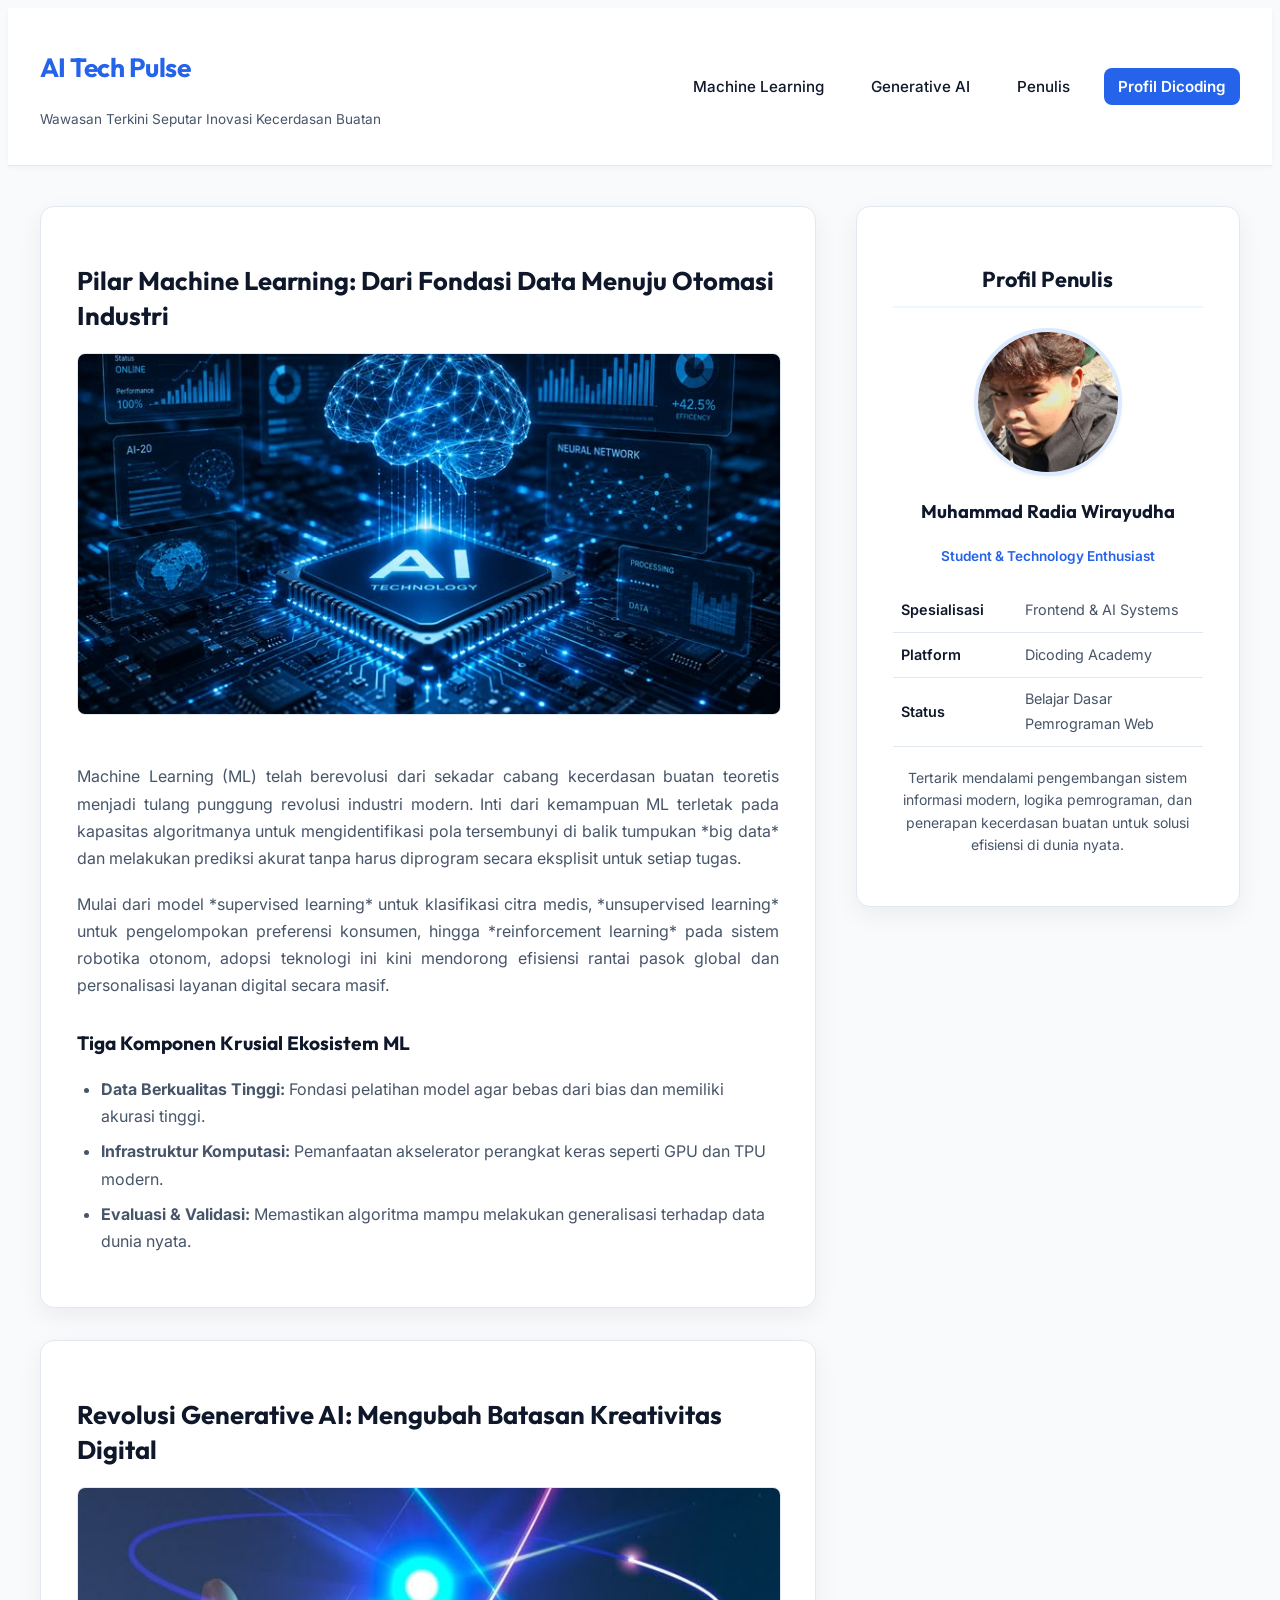
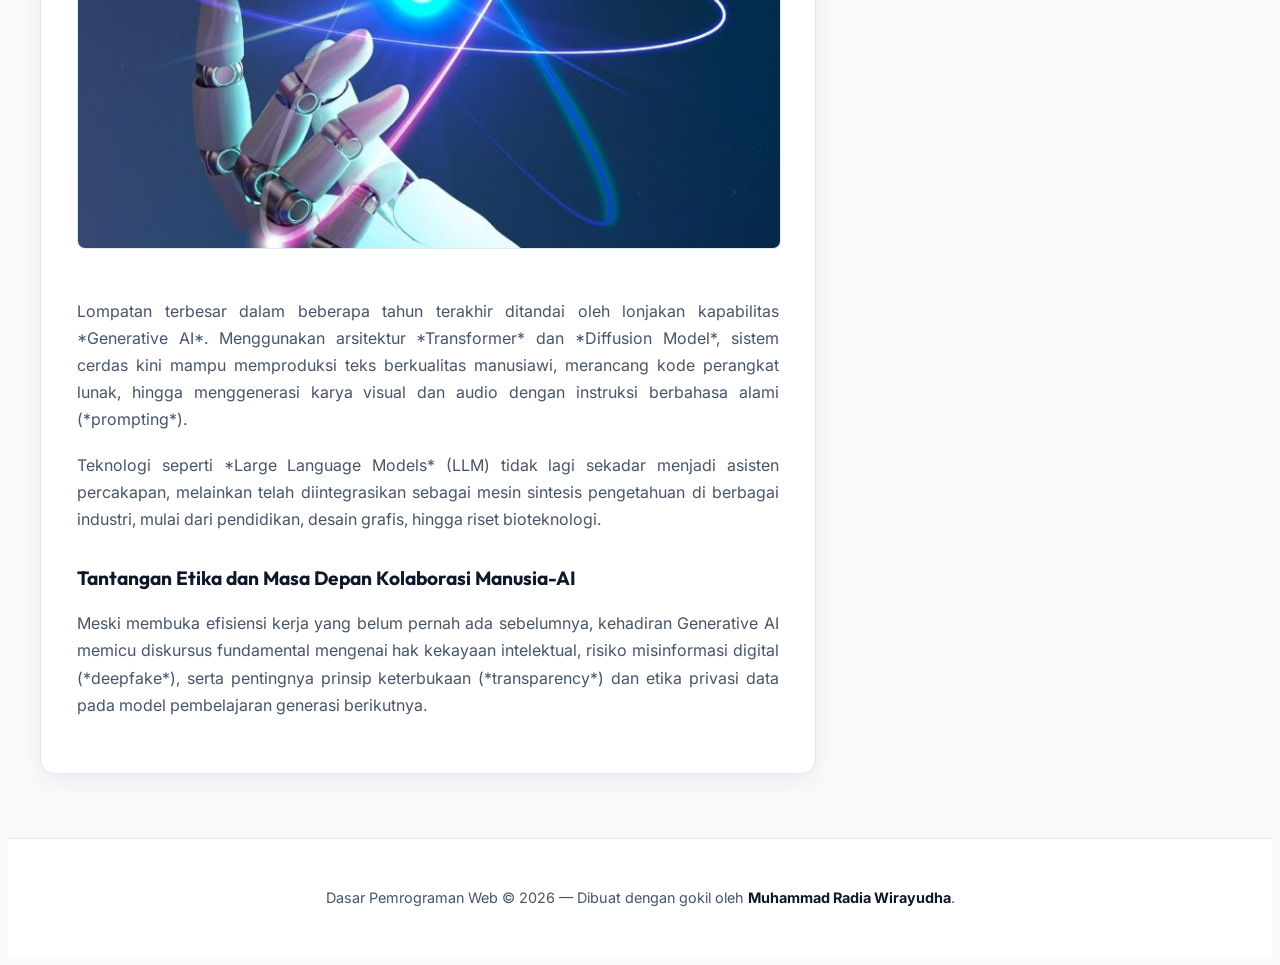
<file: Tugas2/index.html>
<!DOCTYPE html>
<html lang="id">
<head>
  <meta charset="UTF-8">
  <meta name="viewport" content="width=device-width, initial-scale=1.0">
  <title>Masa Depan AI: Inovasi & Dampak Teknologi AI</title>
  
  <!-- Google Fonts -->
  <link rel="preconnect" href="https://fonts.googleapis.com">
  <link rel="preconnect" href="https://fonts.gstatic.com" crossorigin>
  <link href="https://fonts.googleapis.com/css2?family=Inter:wght@400;500;600&family=Outfit:wght@600;700&display=swap" rel="stylesheet">
  
  <!-- CSS -->
  <link rel="stylesheet" href="styles/style.css">
</head>
<body>

  <!-- HEADER -->
  <header>
    <div class="header-container">
      <div class="brand">
        <!-- Tepat SATU h1 pada seluruh dokumen -->
        <h1>AI Tech Pulse</h1>
        <p class="tagline">Wawasan Terkini Seputar Inovasi Kecerdasan Buatan</p>
      </div>
      <nav>
        <ul>
          <li><a href="#machine-learning">Machine Learning</a></li>
          <li><a href="#generative-ai">Generative AI</a></li>
          <li><a href="#biodata">Penulis</a></li>
          <li>
            <a href="https://www.dicoding.com/users/muhammad_radia_ww9he/academies" 
               target="_blank" 
               rel="noopener noreferrer" 
               class="btn-dicoding">
              Profil Dicoding
            </a>
          </li>
        </ul>
      </nav>
    </div>
  </header>

  <!-- KONTEN UTAMA -->
  <main>
    <div id="content">
      
        <article id="machine-learning" class="card">
        <h2>Pilar Machine Learning: Dari Fondasi Data Menuju Otomasi Industri</h2>
        <img src="assets/ai-machine-learning.jpg" alt="Visualisasi analitik data dan neural network pada Machine Learning">
        
        <p>
          Machine Learning (ML) telah berevolusi dari sekadar cabang kecerdasan buatan teoretis menjadi tulang punggung revolusi industri modern. Inti dari kemampuan ML terletak pada kapasitas algoritmanya untuk mengidentifikasi pola tersembunyi di balik tumpukan *big data* dan melakukan prediksi akurat tanpa harus diprogram secara eksplisit untuk setiap tugas.
        </p>

        <p>
          Mulai dari model *supervised learning* untuk klasifikasi citra medis, *unsupervised learning* untuk pengelompokan preferensi konsumen, hingga *reinforcement learning* pada sistem robotika otonom, adopsi teknologi ini kini mendorong efisiensi rantai pasok global dan personalisasi layanan digital secara masif.
        </p>

        <h3>Tiga Komponen Krusial Ekosistem ML</h3>
        <ul>
          <li><strong>Data Berkualitas Tinggi:</strong> Fondasi pelatihan model agar bebas dari bias dan memiliki akurasi tinggi.</li>
          <li><strong>Infrastruktur Komputasi:</strong> Pemanfaatan akselerator perangkat keras seperti GPU dan TPU modern.</li>
          <li><strong>Evaluasi & Validasi:</strong> Memastikan algoritma mampu melakukan generalisasi terhadap data dunia nyata.</li>
        </ul>
      </article>
      
      <article id="generative-ai" class="card">
        <h2>Revolusi Generative AI: Mengubah Batasan Kreativitas Digital</h2>
        <img src="assets/ai-generative.jpg" alt="Representasi kecerdasan buatan generatif yang memproses bahasa alami dan seni digital">

        <p>
          Lompatan terbesar dalam beberapa tahun terakhir ditandai oleh lonjakan kapabilitas *Generative AI*. Menggunakan arsitektur *Transformer* dan *Diffusion Model*, sistem cerdas kini mampu memproduksi teks berkualitas manusiawi, merancang kode perangkat lunak, hingga menggenerasi karya visual dan audio dengan instruksi berbahasa alami (*prompting*).
        </p>

        <p>
          Teknologi seperti *Large Language Models* (LLM) tidak lagi sekadar menjadi asisten percakapan, melainkan telah diintegrasikan sebagai mesin sintesis pengetahuan di berbagai industri, mulai dari pendidikan, desain grafis, hingga riset bioteknologi.
        </p>

        <h3>Tantangan Etika dan Masa Depan Kolaborasi Manusia-AI</h3>
        <p>
          Meski membuka efisiensi kerja yang belum pernah ada sebelumnya, kehadiran Generative AI memicu diskursus fundamental mengenai hak kekayaan intelektual, risiko misinformasi digital (*deepfake*), serta pentingnya prinsip keterbukaan (*transparency*) dan etika privasi data pada model pembelajaran generasi berikutnya.
        </p>
      </article>

    </div>


    <aside class="card" id="biodata">
      <h2>Profil Penulis</h2>
      <div class="profile-image-wrapper">
        <img src="assets/profile.jpg" alt="Foto profil penulis Muhammad Radia Wirayudha" class="profile-img">
      </div>
      
      <div class="bio-info">
        <h3>Muhammad Radia Wirayudha</h3>
        <p class="role">Student & Technology Enthusiast</p>
        
        <table class="bio-table">
          <tr>
            <th>Spesialisasi</th>
            <td>Frontend & AI Systems</td>
          </tr>
          <tr>
            <th>Platform</th>
            <td>Dicoding Academy</td>
          </tr>
          <tr>
            <th>Status</th>
            <td>Belajar Dasar Pemrograman Web</td>
          </tr>
        </table>

        <p class="bio-description">
          Tertarik mendalami pengembangan sistem informasi modern, logika pemrograman, dan penerapan kecerdasan buatan untuk solusi efisiensi di dunia nyata.
        </p>
      </div>
    </aside>
  </main>

  <!-- FOOTER -->
  <footer>
    <p>Dasar Pemrograman Web &#169; 2026 — Dibuat dengan gokil oleh <strong>Muhammad Radia Wirayudha</strong>.</p>
  </footer>

</body>
</html>
</file>
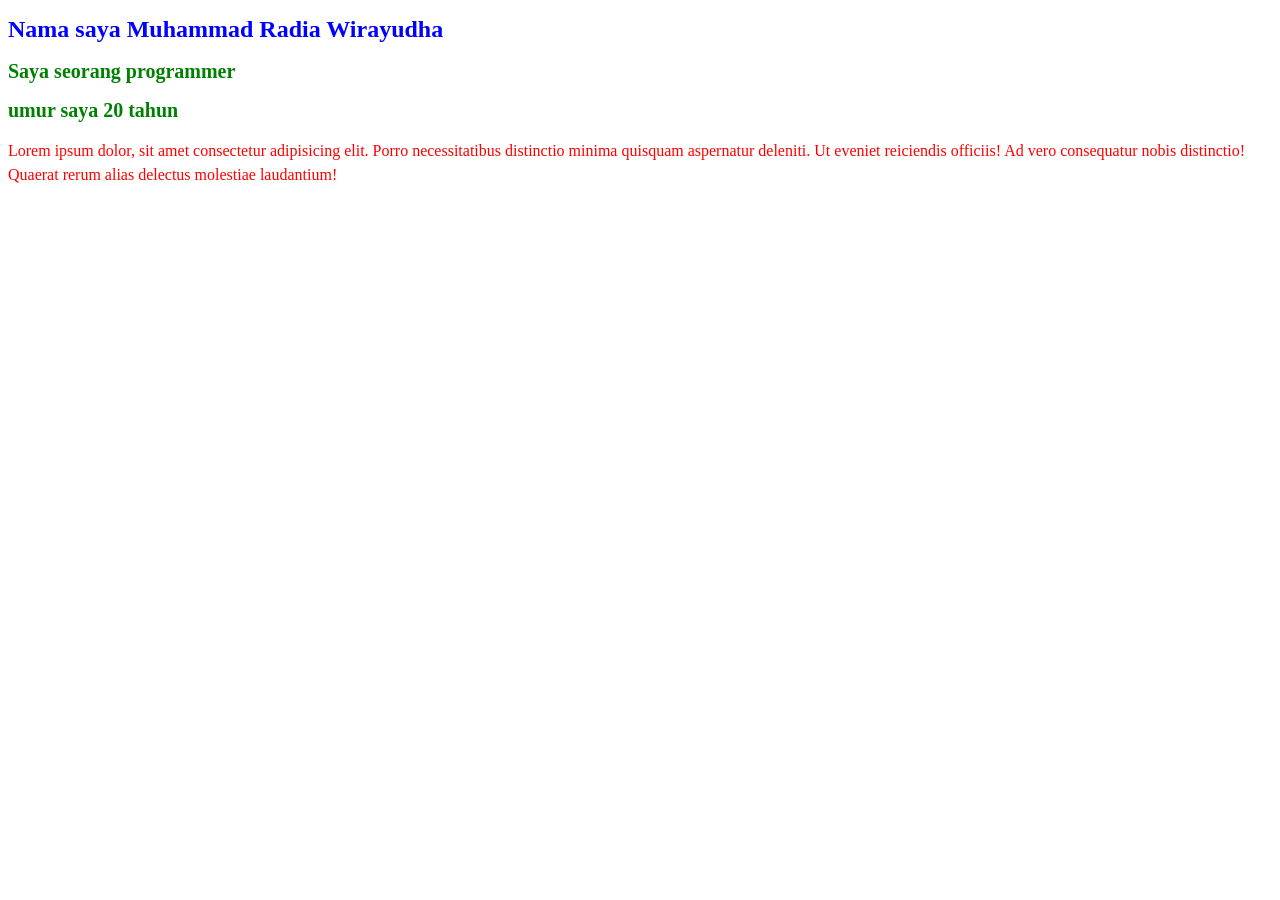
<file: Tugas4/index.html>
<!DOCTYPE html>
<html lang="en">
<head>
    <meta charset="UTF-8">
    <meta name="viewport" content="width=device-width, initial-scale=1.0">
    <title>Document</title>
    <!-- arahkan ke eksternal css -->
    <link rel="stylesheet" href="Styles/Style.css">
</head>
<body>
    <h1>Nama saya Muhammad Radia Wirayudha</h1>
    <h2>Saya seorang programmer</h2>
    <h2>umur saya 20 tahun</h2>

    <p>Lorem ipsum dolor, sit amet consectetur adipisicing elit. Porro necessitatibus distinctio minima quisquam aspernatur deleniti. Ut eveniet reiciendis officiis! Ad vero consequatur nobis distinctio! Quaerat rerum alias delectus molestiae laudantium!</p>

</body>
</html>
</file>
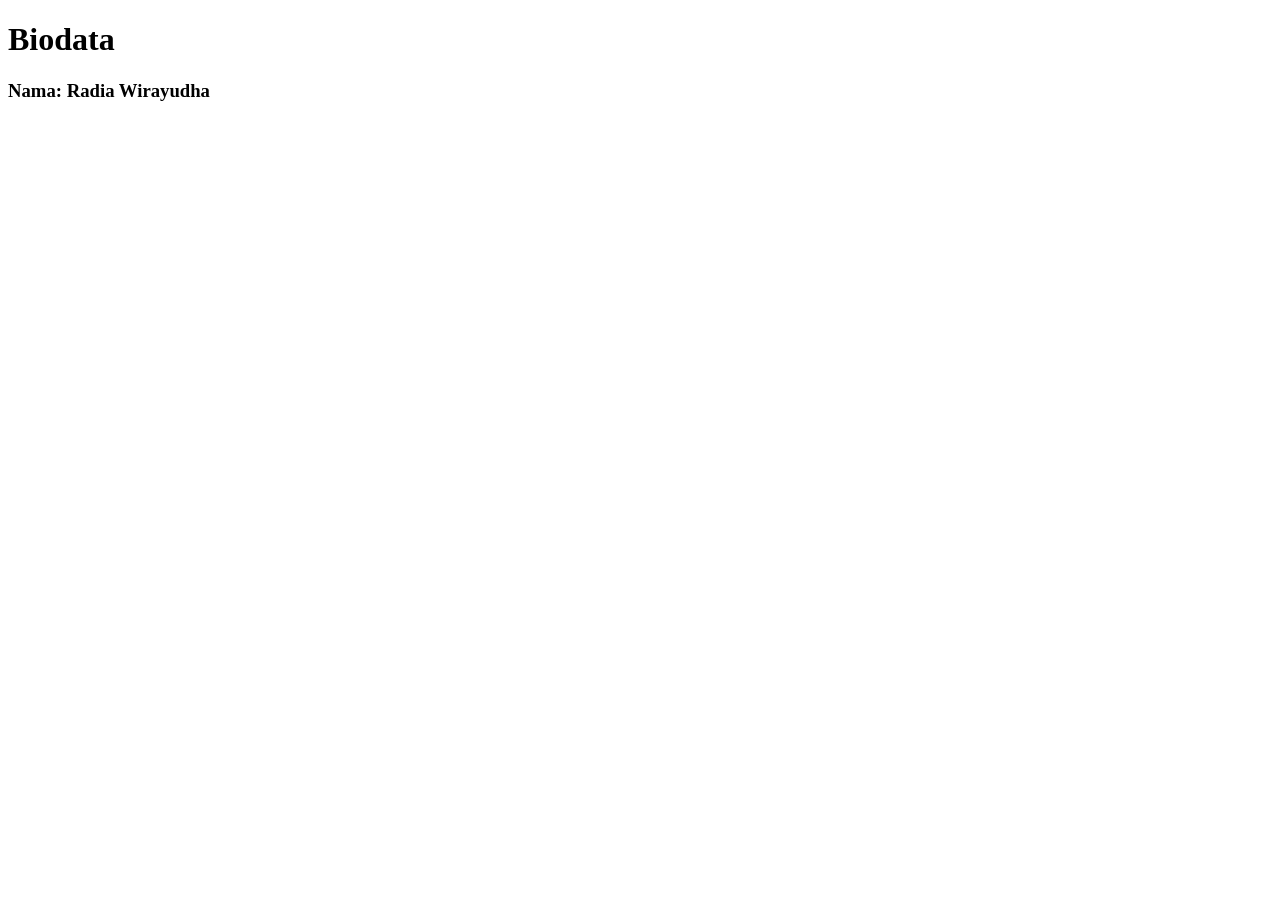
<file: Tugas1/Biodata.html>
<!DOCTYPE html>
<html lang="en">
<head>
    <meta charset="UTF-8">
    <meta name="viewport" content="width=device-width, initial-scale=1.0">
    <title>Biodata Radia</title>
</head>
<body>
    <h1>Biodata</h1>

    <h3>Nama: <b>Radia Wirayudha</b>
    </h3>

</body>
</html>
</file>
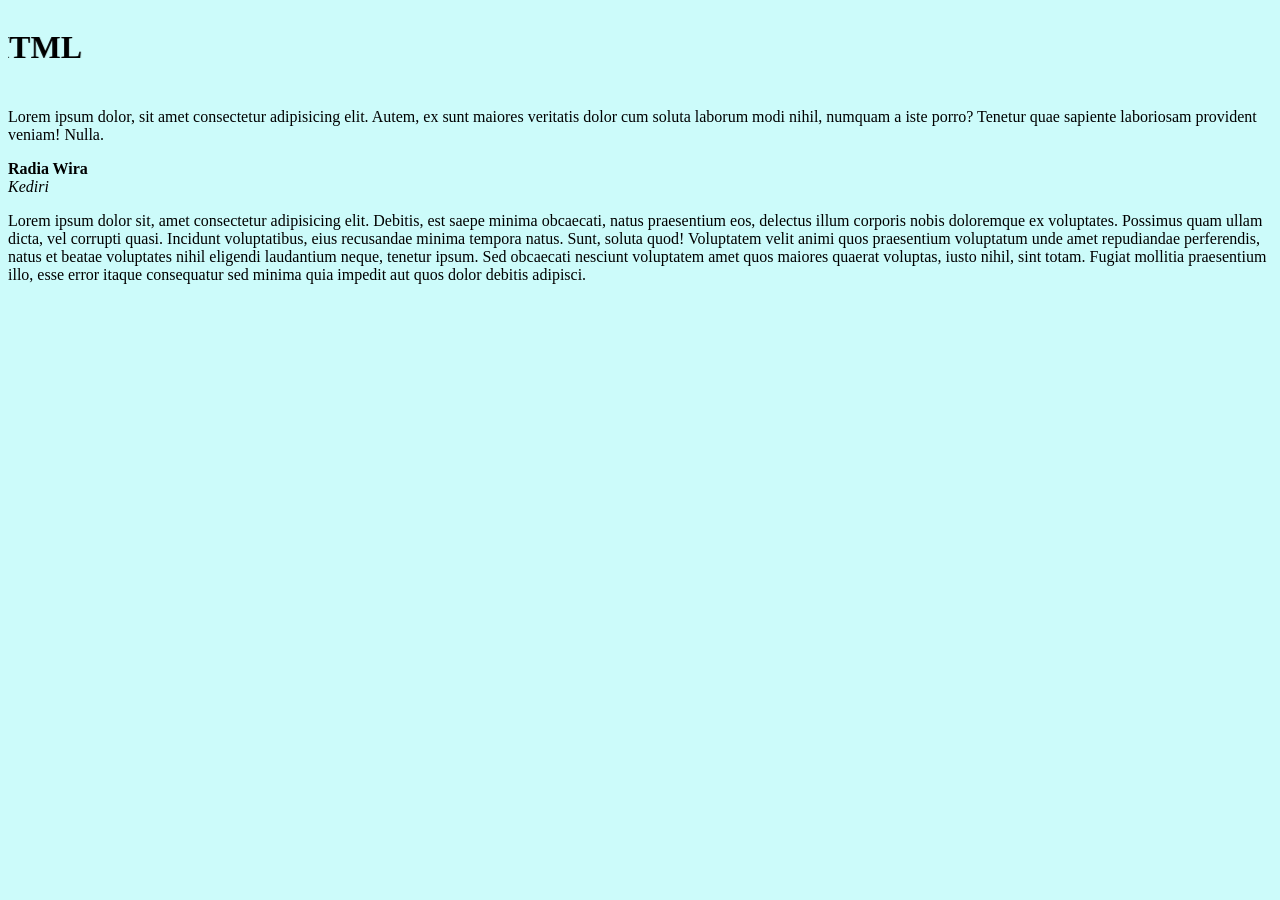
<file: Tugas1/tugas1.html>
<!DOCTYPE html>
<html lang="en">
<head>
    <meta charset="UTF-8">
    <meta name="viewport" content="width=device-width, initial-scale=1.0">
    <title>Tugas 1 HTML</title>
</head>

<body bgcolor="#CCFBFA">
    <marquee behavior="" direction="right">
    <h1>Ini adalah pemrograman HTML</h1>
    </marquee>
<p>Lorem ipsum dolor, sit amet consectetur adipisicing elit. Autem, ex sunt maiores veritatis dolor cum soluta laborum modi nihil, numquam a iste porro? Tenetur quae sapiente laboriosam provident veniam! Nulla.
    
</p>
    <b>Radia Wira</b> <br>
    <i>Kediri</i> <br>

    <font colour="red" size="28" Asal Kediri></font>

    <p>Lorem ipsum dolor sit, amet consectetur adipisicing elit. Debitis, est saepe minima obcaecati, natus praesentium eos, delectus illum corporis nobis doloremque ex voluptates. Possimus quam ullam dicta, vel corrupti quasi.
    Incidunt voluptatibus, eius recusandae minima tempora natus. Sunt, soluta quod! Voluptatem velit animi quos praesentium voluptatum unde amet repudiandae perferendis, natus et beatae voluptates nihil eligendi laudantium neque, tenetur ipsum.
    Sed obcaecati nesciunt voluptatem amet quos maiores quaerat voluptas, iusto nihil, sint totam. Fugiat mollitia praesentium illo, esse error itaque consequatur sed minima quia impedit aut quos dolor debitis adipisci.
    </p>
</body>
</html>
</file>
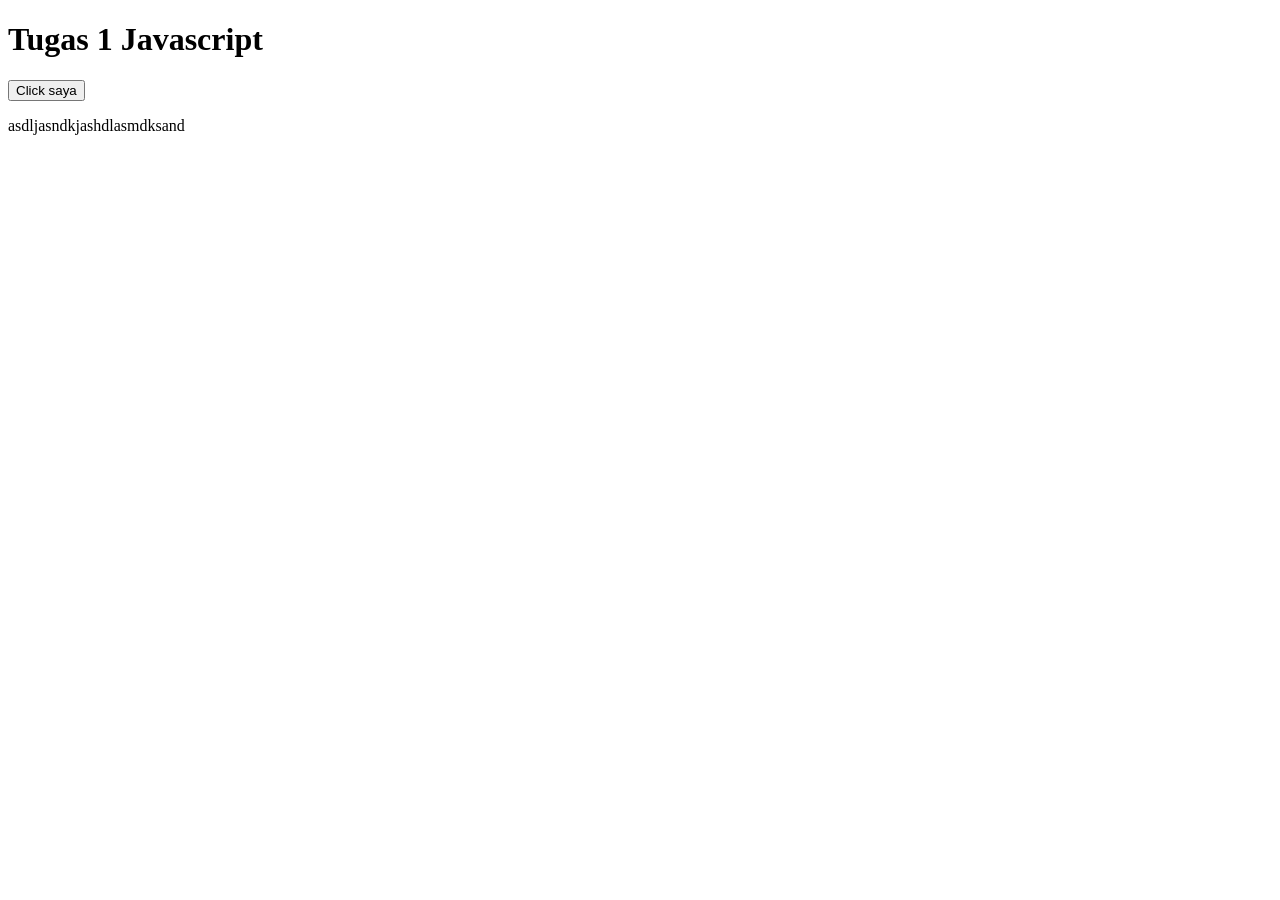
<file: Web-js/Tugas1-js.html>
<!DOCTYPE html>
<html lang="en">
<head>
    <meta charset="UTF-8">
    <meta name="viewport" content="width=device-width, initial-scale=1.0">
    <title>Tugas 1 Javascript</title>
</head>
<body>
    <h1>Tugas 1 Javascript</h1>

<!-- INLINE JAVASCRIPT -->
    <button onclick="alert('Saya telah Ditekan');">
        Click saya</button>

    <p onclick="alert('Saya telah Ditekan');">
        asdljasndkjashdlasmdksand</button>

<!-- INTERNAL JAVASCRIPT -->
    <script type="text/javascript" src="js/my.js">
    </script>
</body>
</html>
</file>
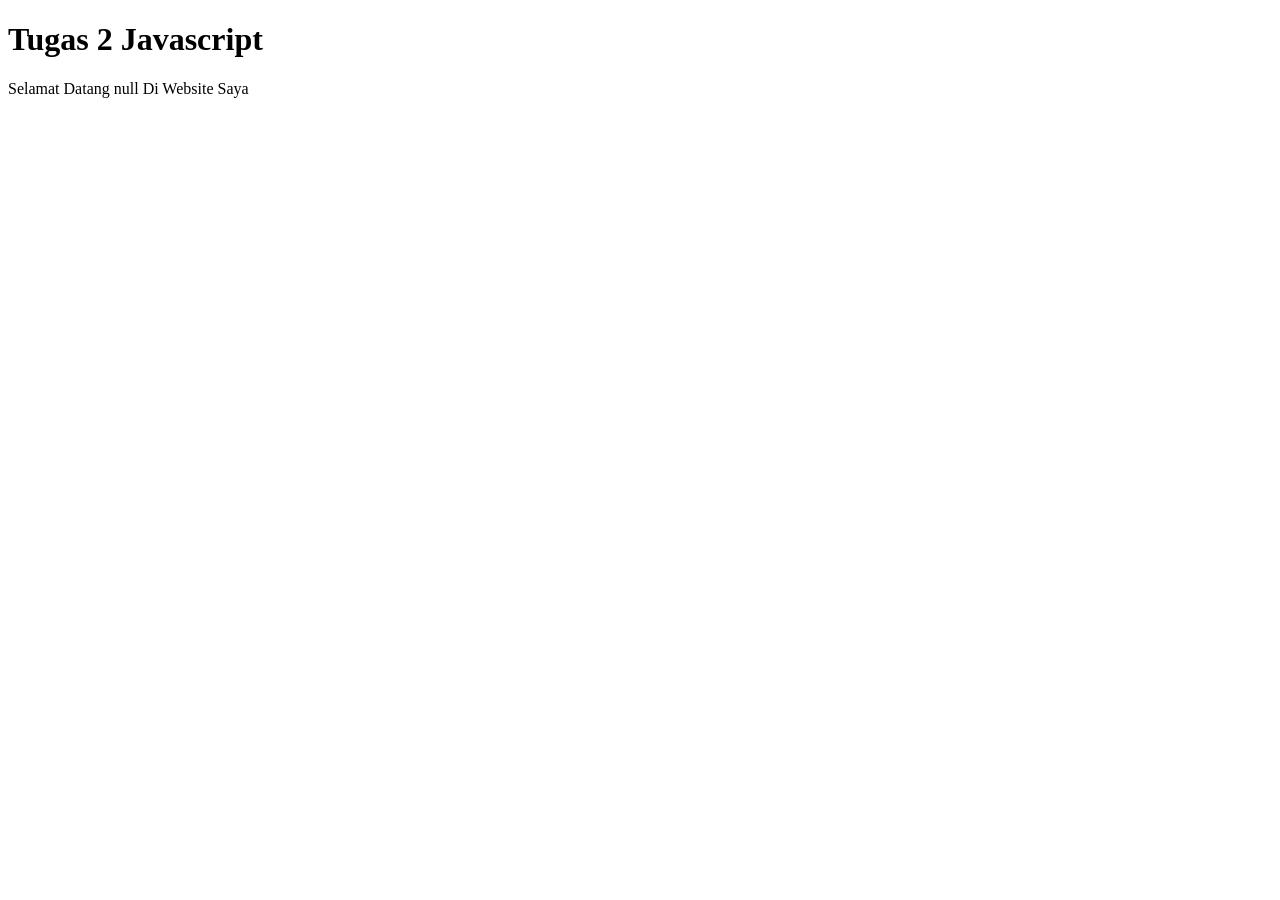
<file: Web-js/Tugas2-js.html>
<!DOCTYPE html>
<html lang="en">
<head>
    <meta charset="UTF-8">
    <meta name="viewport" content="width=device-width, initial-scale=1.0">
    <title>Tugas 2 Javascript</title>
</head>
<body>
    <h1>Tugas 2 Javascript</h1>

    <Script type="text/javascript">
        let nama = prompt ("masukkan nama anda!");
        //menampilakan nama le html
        document.write("Selamat Datang " + nama + " Di Website Saya ");
    </Script>
</body>
</html>
</file>
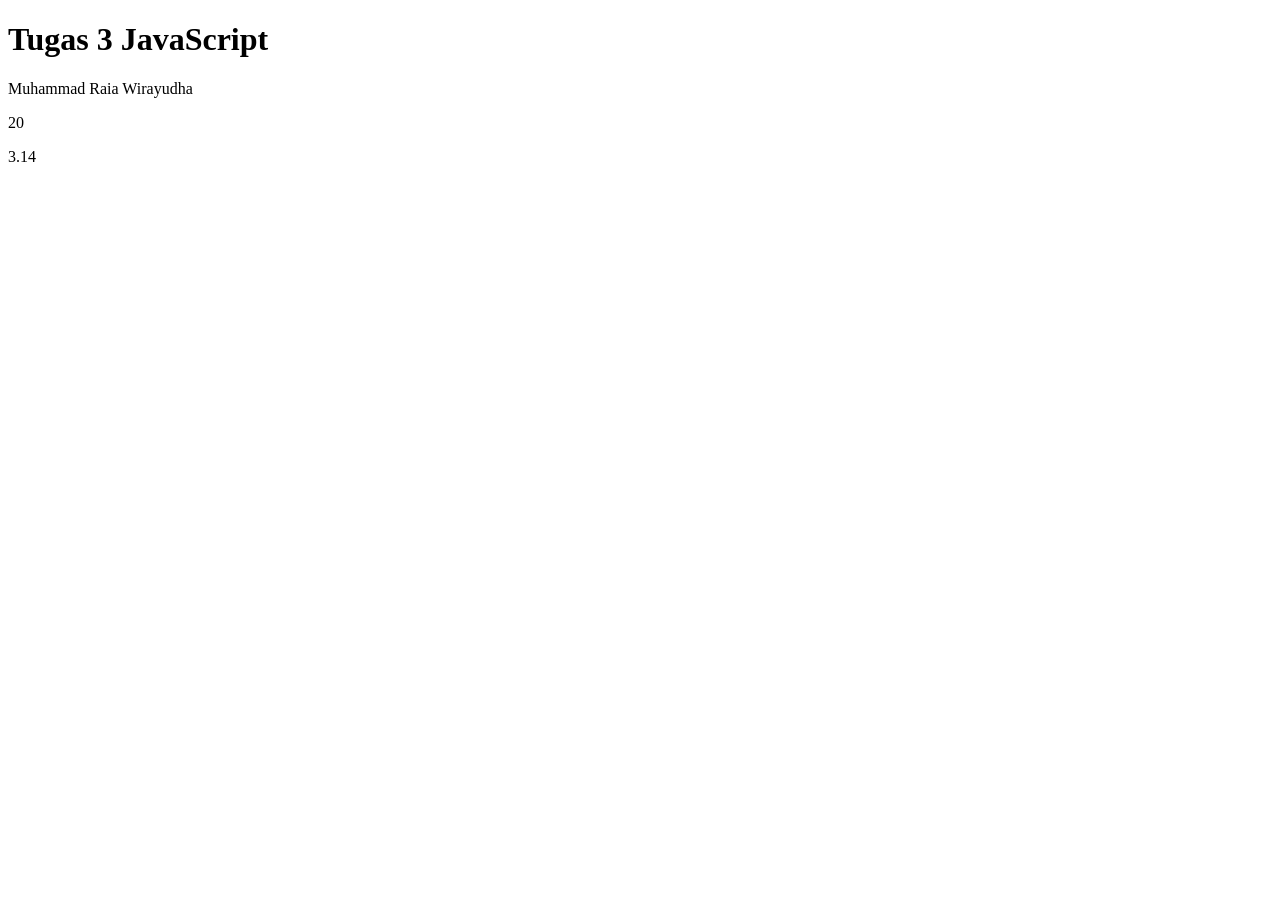
<file: Web-js/Tugas3-js.html>
<!DOCTYPE html>
<html lang="en">
<head>
  <meta charset="UTF-8">
  <meta name="viewport" content="width=device-width, initial-scale=1.0">
  <title>Tugas 3 JavaScript</title>
</head>
<body>
  <h1>Tugas 3 JavaScript</h1>

  <script type="text/javascript">
    
    let nama = "Muhammad Raia Wirayudha";
    let umur = 20;
    const phi = 3.14;

    document.write("<p>" + nama + "</p>");
    document.write("<p>" + umur + "</p>");
    document.write("<p>" + phi + "</p>");

  </script>
</body>
</html>
</file>
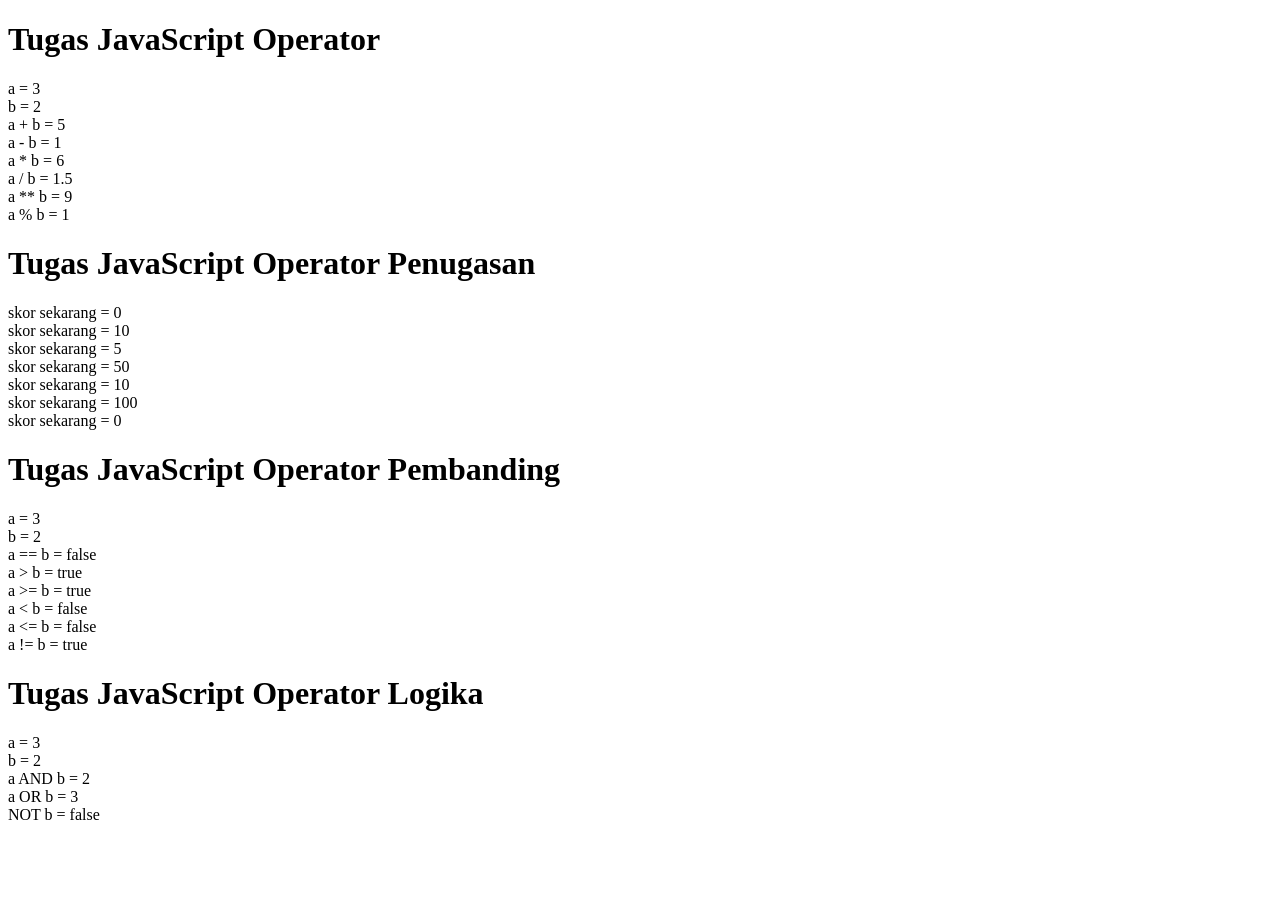
<file: Web-js/Tugas4-js.html>
<!DOCTYPE html>
<html>
<head>
    <title>Operator Aritmatik</title>
</head>
<body>
  
  <h1>Tugas JavaScript Operator</h1>
    <script type="text/javascript">
        let a = 3;
        document.write('a = '+a+'<br>');
        let b = 2;
        document.write('b = '+b+'<br>');
        let c = 0;
 
        //penjumlahan
        c = a + b;
        document.write('a + b = '+c+'<br>');
 
        //pengurangan
        c = a - b;
        document.write('a - b = '+c+'<br>');
 
        //perkalian
        c = a * b;
        document.write('a * b = '+c+'<br>');
 
        //pembagian
        c = a / b;
        document.write('a / b = '+c+'<br>');
 
        //pemangkatan
        c = a ** b;
        document.write('a ** b = '+c+'<br>');
 
        //sisa bagi
        c = a % b;
        document.write('a % b = '+c+'<br>');
 
    </script>

  <h1>Tugas JavaScript Operator Penugasan</h1>
  
    <script type="text/javascript">
        let skor = 0;
        document.write('skor sekarang = '+skor+'<br>');
 
        //penambahan
        skor +=10;
        document.write('skor sekarang = '+skor+'<br>');
 
        //pengurangan
        skor -=5;
        document.write('skor sekarang = '+skor+'<br>');
 
        //perkalian
        skor *=10;
        document.write('skor sekarang = '+skor+'<br>');
 
        //pembagian
        skor /=5;
        document.write('skor sekarang = '+skor+'<br>');
 
        //pemangkatan
        skor **=2;
        document.write('skor sekarang = '+skor+'<br>');
 
        //sisa bagi
        skor %=2;
        document.write('skor sekarang = '+skor+'<br>');
 
    </script>
  

  <h1>Tugas JavaScript Operator Pembanding</h1>
  
    <script type="text/javascript">
      
        document.write('a = '+a+'<br>');
        document.write('b = '+b+'<br>');
 
        //sama dengan
        c = a == b;
        document.write('a == b = '+c+'<br>');
 
        //lebih besar
        c = a > b;
        document.write('a > b = '+c+'<br>');
 
        //lebih besar sama dengan
        c = a >= b;
        document.write('a >= b = '+c+'<br>');
 
        //kurang dari
        c = a < b;
        document.write('a < b = '+c+'<br>');
 
        //kurang dari sama dengan
        c = a <= b;
        document.write('a <= b = '+c+'<br>');
 
        //tidak sama dengan
        c = a != b;
        document.write('a != b = '+c+'<br>');
 
    </script>

   <h1>Tugas JavaScript Operator Logika</h1>
  
    <script type="text/javascript">
      
        document.write('a = '+a+'<br>');
        document.write('b = '+b+'<br>');
 
        //AND
        c = a && b;
        document.write('a AND b = '+c+'<br>');
 
        //OR
        c = a || b;
        document.write('a OR b = '+c+'<br>');
 
        //NOT
        c = !b;
        document.write('NOT b = '+c+'<br>');
 
    </script>
 
</body>
</html>
</file>
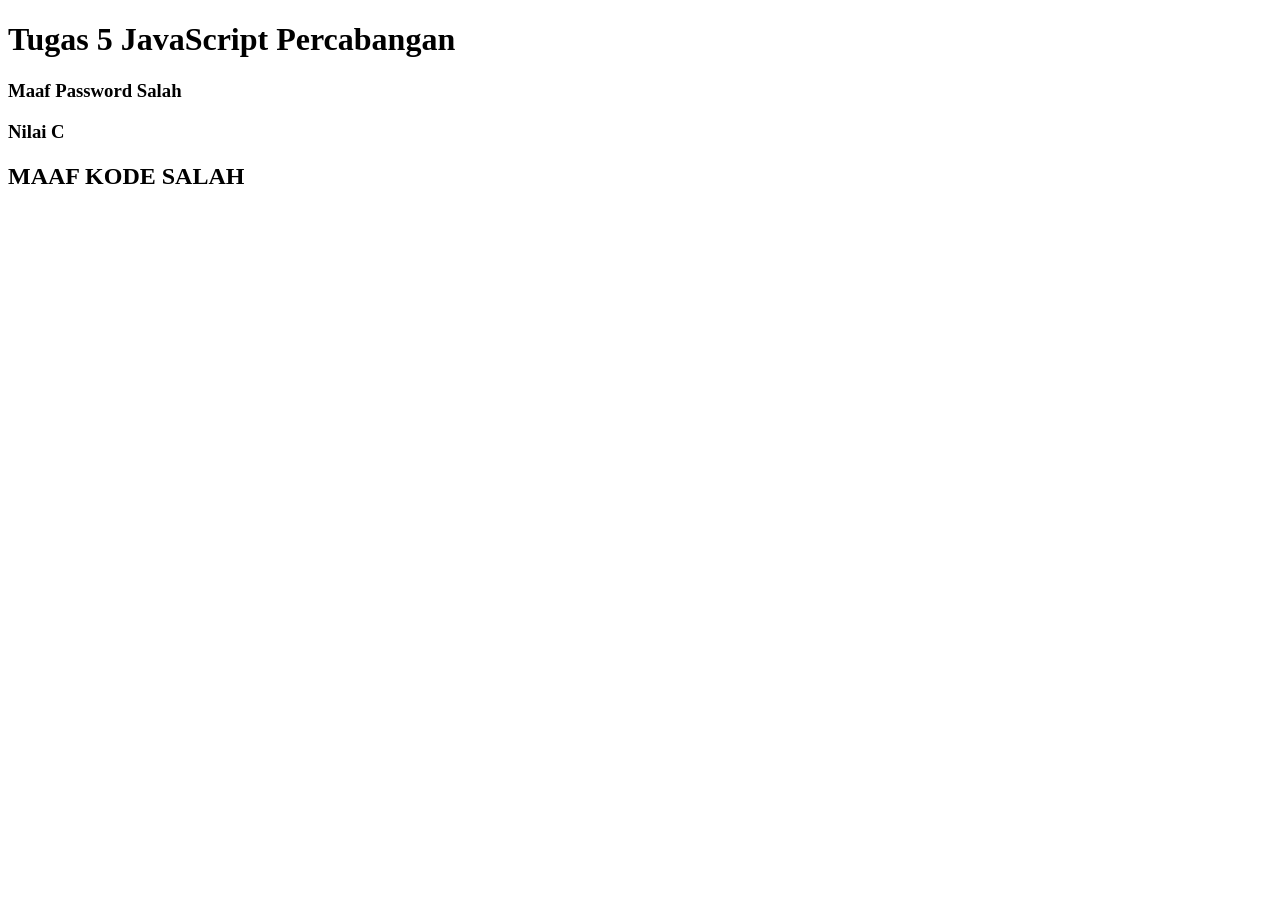
<file: Web-js/Tugas5-js.html>
<!DOCTYPE html>
<html>
<head>
    <title>Percabangan IF</title>
</head>
<body>
  <h1>Tugas 5 JavaScript Percabangan</h1>

  <!-- percabangan if -->
    <script type="text/javascript">
      // jika password bukan admin123 sistem akan lanjut ke kondisi else
        let password = prompt('Masukan Password Anda');
 
        if (password == 'admin123') {
            document.write('<h3>Selamat Datang Admin</h3>');
        } else {
            document.write('<h3>Maaf Password Salah</h3>');
        }
    </script>

  <!-- percabangan if-else-if -->
   <script type="text/javascript">
        let nilai = prompt('Masukan Nilai Anda');
 
        if (nilai > 85) {
            document.write('<h3>Nilai A</h3>');
        } else if(nilai >= 75) {
            document.write('<h3>Nilai B</h3>');
        } else {
            document.write('<h3>Nilai C</h3>');
        }
    </script>

  
  <!-- percabangan switch -->
   <script type="text/javascript">
        let hari = prompt('Masukan Kode Hari [1 s/d 7]');
 
        switch(hari) {
            case "1" : 
            document.write('<h2>SENIN</h2>');
            break;
            case "2" : 
            document.write('<h2>SELASA</h2>');
            break;
            case "3" : 
            document.write('<h2>RABU</h2>');
            break;
            case "4" : 
            document.write('<h2>KAMIS</h2>');
            break;
            case "5" : 
            document.write('<h2>JUMAT</h2>');
            break;
            case "6": 
            document.write('<h2>SABTU</h2>');
            break;
            case "7" : 
            document.write('<h2>MINGGU</h2>');
            break;
            default :
            document.write('<h2>MAAF KODE SALAH</h2>');
        }
    </script>
 
</body>
</html>
</file>
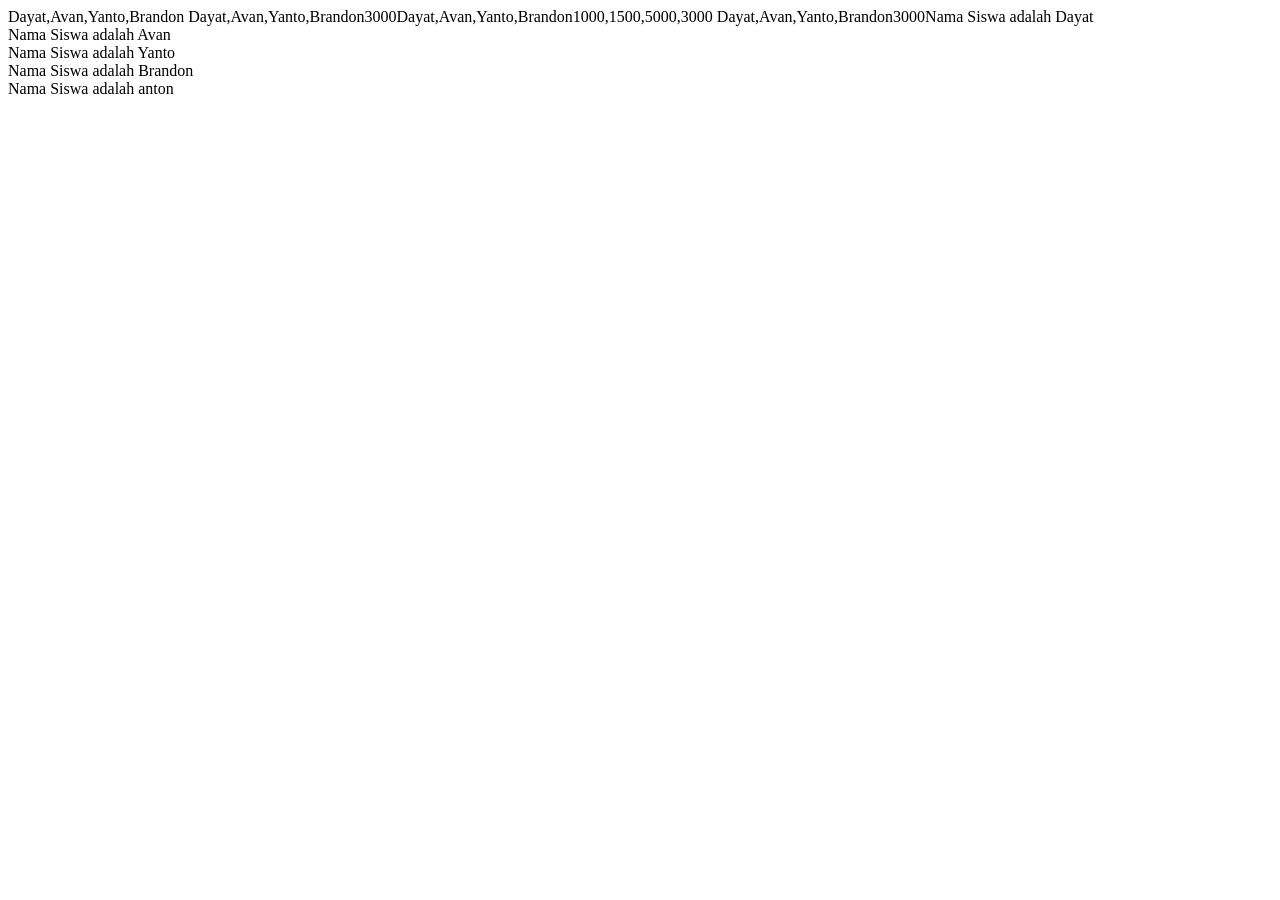
<file: Web-js/Tugas7-js.html>
<!DOCTYPE html>
<html>
<head>
    <title>Penggunaan Array</title>
</head>
<body>
 
    <script type="text/javascript">
        // membuat Array
        let siswa = ['Dayat','Avan','Yanto','Brandon'];
        document.write(siswa); 
    </script>

   <script type="text/javascript">
        // membuat Array
        let nama = ['Dayat','Avan','Yanto','Brandon'];
        document.write(nama); //menampilkan semua data
 
        let harga = [1000, 2000, 5000, 3000];
        document.write(harga[3]); //menampikan data ke - 3
 
        //merubah isi Array
        siswa[4]='anton';
        document.write(nama);
 
        harga[1]=1500;
        document.write(harga);
 
    </script>

   <script type="text/javascript">
        // membuat Array
        let jeneng = ['Dayat','Avan','Yanto','Brandon'];
        document.write(jeneng); //menampilkan semua data
 
        let rego = [1000, 2000, 5000, 3000];
        document.write(rego[3]); //menampikan data ke - 3
 
        //menampilkan array dengan perulangan
        siswa.forEach(function(data){
            document.write('Nama Siswa adalah '+data+'<br>');
        });
 
    </script>
 
</body>
</html>
</file>
<file: Tugas2/styles/style.css>
*::before,
*::after {
  box-sizing: border-box;
  margin: 0;
  padding: 0;
}

:root {
  --primary-color: #2563eb;
  --primary-hover: #1d4ed8;
  --text-dark: #0f172a;
  --text-muted: #475569;
  --bg-page: #f8fafc;
  --bg-card: #ffffff;
  --border-color: #e2e8f0;
  --shadow-sm: 0 2px 4px rgba(0, 0, 0, 0.04);
  --shadow-md: 0 8px 24px rgba(15, 23, 42, 0.06);
  --radius-md: 14px;
  --radius-sm: 8px;
  --transition: all 0.25s ease-in-out;
}

body {
  font-family: 'Inter', system-ui, -apple-system, sans-serif;
  color: var(--text-dark);
  background-color: var(--bg-page);
  line-height: 1.7;
}

header {
  background-color: #ffffff;
  border-bottom: 1px solid var(--border-color);
  box-shadow: var(--shadow-sm);
  position: sticky;
  top: 0;
  z-index: 100;
}

.header-container {
  max-width: 1200px;
  margin: 0 auto;
  padding: 1.25rem 2rem;
  display: flex;
  justify-content: space-between;
  align-items: center;
  gap: 1.5rem;
}

.brand h1 {
  font-family: 'Outfit', sans-serif;
  font-size: 1.65rem;
  font-weight: 700;
  color: var(--primary-color);
  letter-spacing: -0.02em;
}

.brand .tagline {
  font-size: 0.85rem;
  color: var(--text-muted);
  margin-top: 0.15rem;
}

nav ul {
  display: flex;
  list-style: none;
  align-items: center;
  gap: 1.25rem;
}

nav a {
  text-decoration: none;
  color: var(--text-dark);
  font-weight: 500;
  font-size: 0.95rem;
  padding: 0.5rem 0.85rem;
  border-radius: var(--radius-sm);
  transition: var(--transition);
}

nav a:hover {
  color: var(--primary-color);
  background-color: #eff6ff;
}

/* Tombol Khusus Dicoding */
nav a.btn-dicoding {
  background-color: var(--primary-color);
  color: #ffffff;
  font-weight: 600;
  border: 1px solid transparent;
}

nav a.btn-dicoding:hover {
  background-color: var(--primary-hover);
  color: #ffffff;
}

main {
  max-width: 1200px;
  margin: 2.5rem auto;
  padding: 0 2rem;
  display: flex;
  gap: 2.5rem;
  align-items: flex-start;
}

#content {
  flex: 2.5;
  display: flex;
  flex-direction: column;
  gap: 2rem;
}

aside {
  flex: 1;
  position: sticky;
  top: 6rem;
}

.card {
  background-color: var(--bg-card);
  padding: 2.25rem;
  border-radius: var(--radius-md);
  box-shadow: var(--shadow-md);
  border: 1px solid var(--border-color);
}

#content .card h2 {
  font-family: 'Outfit', sans-serif;
  font-size: 1.6rem;
  line-height: 1.35;
  color: var(--text-dark);
  margin-bottom: 1.25rem;
}

#content .card h3 {
  font-family: 'Outfit', sans-serif;
  font-size: 1.2rem;
  margin-top: 1.75rem;
  margin-bottom: 0.75rem;
  color: var(--text-dark);
}

#content .card p {
  color: var(--text-muted);
  margin-bottom: 1.15rem;
  text-align: justify;
}

#content .card img {
  width: 100%;
  height: 360px;
  object-fit: cover;
  border-radius: var(--radius-sm);
  margin-bottom: 1.5rem;
  border: 1px solid var(--border-color);
}

#content .card ul {
  padding-left: 1.5rem;
  color: var(--text-muted);
  margin-bottom: 1rem;
}

#content .card li {
  margin-bottom: 0.5rem;
}

aside h2 {
  font-family: 'Outfit', sans-serif;
  font-size: 1.35rem;
  text-align: center;
  margin-bottom: 1.25rem;
  color: var(--text-dark);
  border-bottom: 2px solid #eff6ff;
  padding-bottom: 0.5rem;
}

.profile-image-wrapper {
  display: flex;
  justify-content: center;
  margin-bottom: 1.25rem;
}

.profile-img {
  width: 140px;
  height: 140px;
  object-fit: cover;
  border-radius: 50%;
  border: 4px solid #dbeafe;
  box-shadow: var(--shadow-sm);
}

.bio-info h3 {
  font-family: 'Outfit', sans-serif;
  font-size: 1.15rem;
  text-align: center;
  color: var(--text-dark);
}

.bio-info .role {
  font-size: 0.85rem;
  text-align: center;
  color: var(--primary-color);
  font-weight: 600;
  margin-bottom: 1.25rem;
}

.bio-table {
  width: 100%;
  border-collapse: collapse;
  font-size: 0.9rem;
  margin-bottom: 1.25rem;
}

.bio-table th,
.bio-table td {
  padding: 0.6rem 0.5rem;
  border-bottom: 1px solid var(--border-color);
  text-align: left;
}

.bio-table th {
  color: var(--text-dark);
  font-weight: 600;
  width: 40%;
}

.bio-table td {
  color: var(--text-muted);
}

.bio-description {
  font-size: 0.875rem;
  color: var(--text-muted);
  line-height: 1.6;
  text-align: center;
}

footer {
  background-color: #ffffff;
  border-top: 1px solid var(--border-color);
  padding: 2rem;
  text-align: center;
  margin-top: 4rem;
  font-size: 0.9rem;
  color: var(--text-muted);
}

footer strong {
  color: var(--text-dark);
}

@media screen and (max-width: 900px) {
  .header-container {
    flex-direction: column;
    text-align: center;
    gap: 1rem;
  }

  nav ul {
    flex-wrap: wrap;
    justify-content: center;
    gap: 0.5rem;
  }

  main {
    flex-direction: column;
    padding: 0 1.25rem;
    margin: 1.5rem auto;
    gap: 2rem;
  }

  #content {
    order: 1;
  }

  aside {
    order: 2;
    width: 100%;
    position: static;
  }

  #content .card img {
    height: 240px;
  }
}
</file>
<file: Tugas4/Styles/Style.css>
/* Tampilan Heading 1 (h1) */
h1 {
    color: blue;
    font-size: 24px;
}

/* Tampilan Heading 2 (h2) */
h2 {
    color: green;
    font-size: 20px;
}

/* Tampilan Paragraf (p) */
p {
    color: red;
    font-size: 16px;
    line-height: 1.5;
}
</file>
